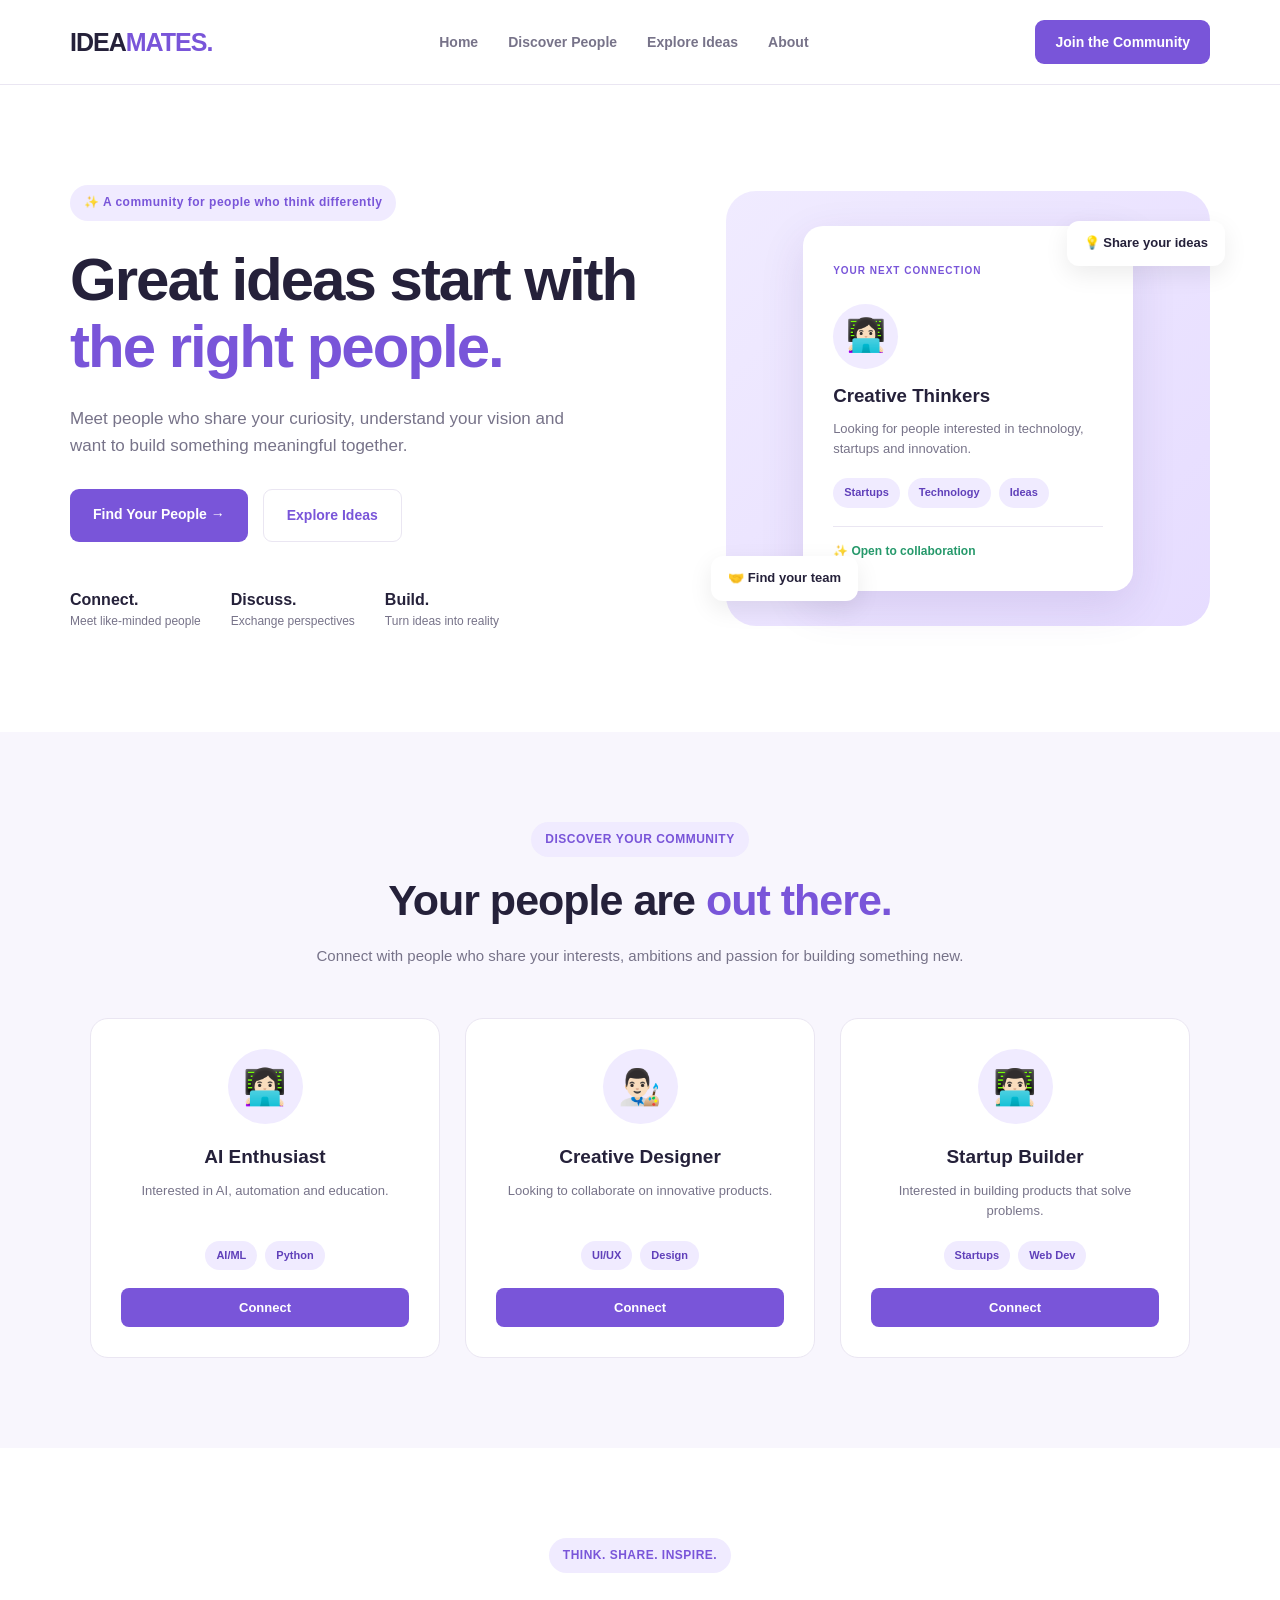
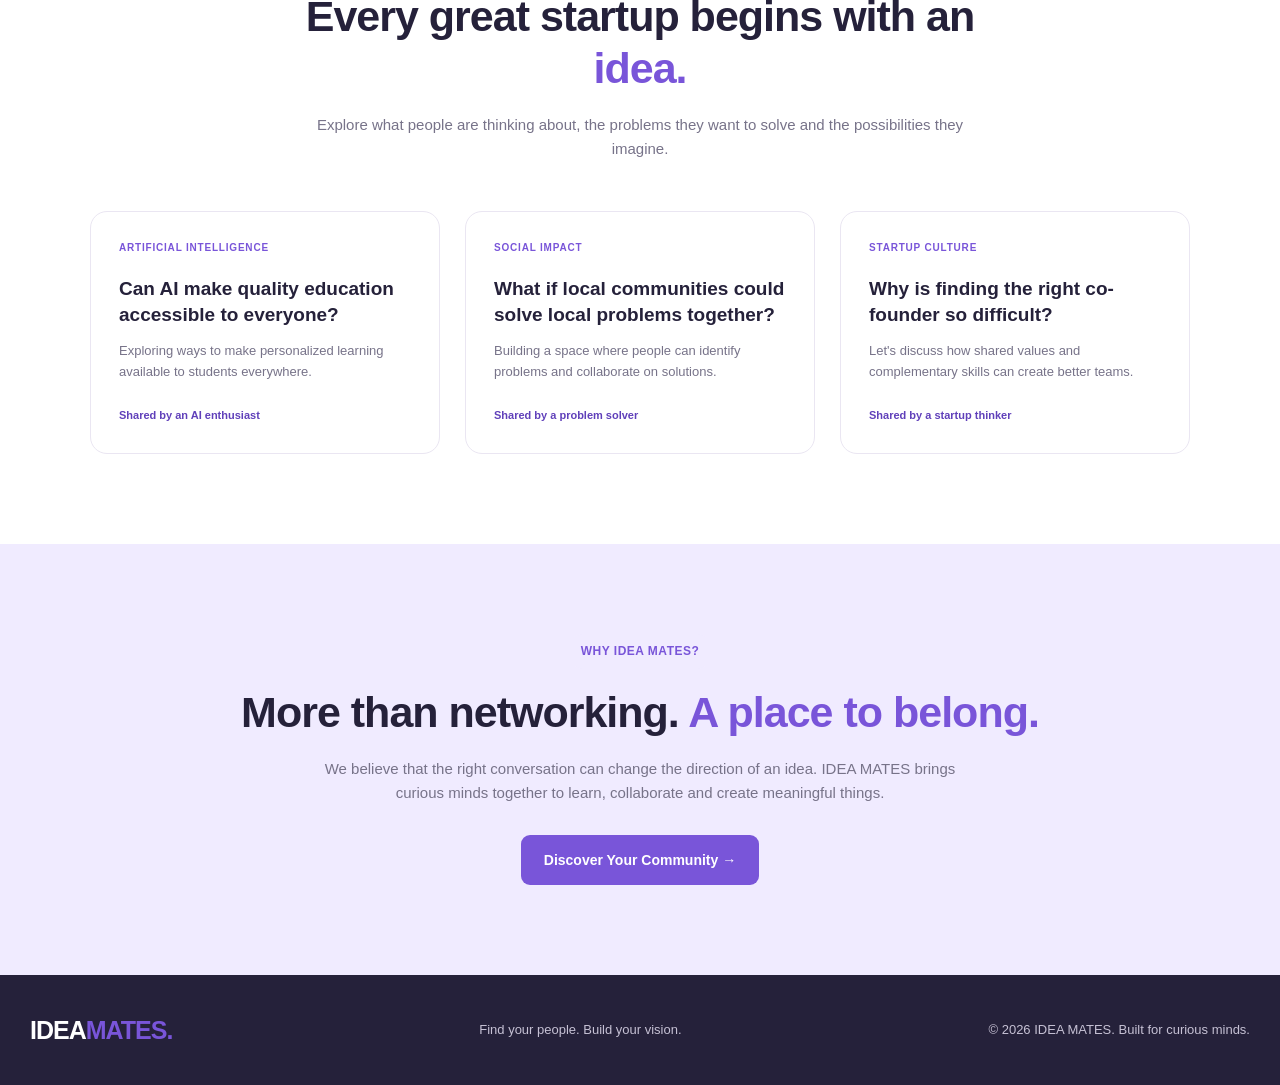
<file: index.html>
<!DOCTYPE html>
<html lang="en">
<head>
    <meta charset="UTF-8">
    <meta name="viewport" content="width=device-width, initial-scale=1.0">

    <title>IDEA MATES | Find Your People</title>

    <meta name="description"
        content="Discover like-minded people, share startup ideas and find your next co-founder.">

    <link rel="stylesheet" href="style.css">
</head>

<body>

    <!-- NAVIGATION -->
    <header class="header">
        <nav class="navbar">

            <a href="#home" class="logo">
                IDEA<span>MATES.</span>
            </a>

            <ul class="nav-links">
                <li><a href="#home">Home</a></li>
                <li><a href="#discover">Discover People</a></li>
                <li><a href="#ideas">Explore Ideas</a></li>
                <li><a href="#about">About</a></li>
            </ul>

            <a href="#discover" class="nav-btn">
                Join the Community
            </a>

        </nav>
    </header>


    <!-- HERO SECTION -->
    <main>

        <section class="hero" id="home">

            <div class="hero-content">

                <span class="hero-tag">
                    ✨ A community for people who think differently
                </span>

                <h1>
                    Great ideas start
                    with <span>the right people.</span>
                </h1>

                <p>
                    Meet people who share your curiosity,
                    understand your vision and want to build
                    something meaningful together.
                </p>

                <div class="hero-buttons">

                    <a href="#discover" class="primary-btn">
                        Find Your People →
                    </a>

                    <a href="#ideas" class="secondary-btn">
                        Explore Ideas
                    </a>

                </div>

                <div class="hero-stats">
                    <div>
                        <h3>Connect.</h3>
                        <p>Meet like-minded people</p>
                    </div>

                    <div>
                        <h3>Discuss.</h3>
                        <p>Exchange perspectives</p>
                    </div>

                    <div>
                        <h3>Build.</h3>
                        <p>Turn ideas into reality</p>
                    </div>
                </div>

            </div>


            <!-- HERO VISUAL -->
            <div class="hero-visual">

                <div class="visual-card main-card">

                    <span class="card-label">
                        YOUR NEXT CONNECTION
                    </span>

                    <div class="profile-avatar">👩🏻‍💻</div>

                    <h3>Creative Thinkers</h3>

                    <p>
                        Looking for people interested in
                        technology, startups and innovation.
                    </p>

                    <div class="interest-tags">
                        <span>Startups</span>
                        <span>Technology</span>
                        <span>Ideas</span>
                    </div>

                    <div class="match-status">
                        ✨ Open to collaboration
                    </div>

                </div>

                <div class="floating-card floating-one">
                    💡 Share your ideas
                </div>

                <div class="floating-card floating-two">
                    🤝 Find your team
                </div>

            </div>

        </section>


        <!-- DISCOVER SECTION -->
        <section class="discover section-padding" id="discover">

            <div class="section-heading">

                <span class="section-tag">DISCOVER YOUR COMMUNITY</span>

                <h2>
                    Your people are
                    <span>out there.</span>
                </h2>

                <p>
                    Connect with people who share your interests,
                    ambitions and passion for building something new.
                </p>

            </div>

            <div class="people-grid">

                <article class="person-card">
                    <div class="person-avatar">👩🏻‍💻</div>
                    <h3>AI Enthusiast</h3>
                    <p>Interested in AI, automation and education.</p>
                    <div class="interest-tags">
                        <span>AI/ML</span>
                        <span>Python</span>
                    </div>
                    <button class="connect-btn">Connect</button>
                </article>

                <article class="person-card">
                    <div class="person-avatar">👨🏻‍🎨</div>
                    <h3>Creative Designer</h3>
                    <p>Looking to collaborate on innovative products.</p>
                    <div class="interest-tags">
                        <span>UI/UX</span>
                        <span>Design</span>
                    </div>
                    <button class="connect-btn">Connect</button>
                </article>

                <article class="person-card">
                    <div class="person-avatar">👨🏻‍💻</div>
                    <h3>Startup Builder</h3>
                    <p>Interested in building products that solve problems.</p>
                    <div class="interest-tags">
                        <span>Startups</span>
                        <span>Web Dev</span>
                    </div>
                    <button class="connect-btn">Connect</button>
                </article>

            </div>

        </section>


        <!-- IDEAS SECTION -->
        <section class="ideas section-padding" id="ideas">

            <div class="section-heading">

                <span class="section-tag">THINK. SHARE. INSPIRE.</span>

                <h2>
                    Every great startup
                    begins with an <span>idea.</span>
                </h2>

                <p>
                    Explore what people are thinking about,
                    the problems they want to solve and the
                    possibilities they imagine.
                </p>

            </div>

            <div class="idea-grid">

                <article class="idea-card">
                    <span class="idea-category">ARTIFICIAL INTELLIGENCE</span>
                    <h3>Can AI make quality education accessible to everyone?</h3>
                    <p>
                        Exploring ways to make personalized learning
                        available to students everywhere.
                    </p>
                    <span class="idea-author">Shared by an AI enthusiast</span>
                </article>

                <article class="idea-card">
                    <span class="idea-category">SOCIAL IMPACT</span>
                    <h3>What if local communities could solve local problems together?</h3>
                    <p>
                        Building a space where people can identify
                        problems and collaborate on solutions.
                    </p>
                    <span class="idea-author">Shared by a problem solver</span>
                </article>

                <article class="idea-card">
                    <span class="idea-category">STARTUP CULTURE</span>
                    <h3>Why is finding the right co-founder so difficult?</h3>
                    <p>
                        Let's discuss how shared values and complementary
                        skills can create better teams.
                    </p>
                    <span class="idea-author">Shared by a startup thinker</span>
                </article>

            </div>

        </section>


        <!-- ABOUT SECTION -->
        <section class="about section-padding" id="about">

            <span class="section-tag">WHY IDEA MATES?</span>

            <h2>
                More than networking.
                <span>A place to belong.</span>
            </h2>

            <p>
                We believe that the right conversation can
                change the direction of an idea. IDEA MATES
                brings curious minds together to learn,
                collaborate and create meaningful things.
            </p>

            <a href="#discover" class="primary-btn">
                Discover Your Community →
            </a>

        </section>


        <!-- FOOTER -->
        <footer class="footer">

            <a href="#home" class="logo">
                IDEA<span>MATES.</span>
            </a>

            <p>
                Find your people. Build your vision.
            </p>

            <p class="copyright">
                © 2026 IDEA MATES. Built for curious minds.
            </p>

        </footer>

    </main>


    <script src="script.js"></script>

</body>
</html>
</file>
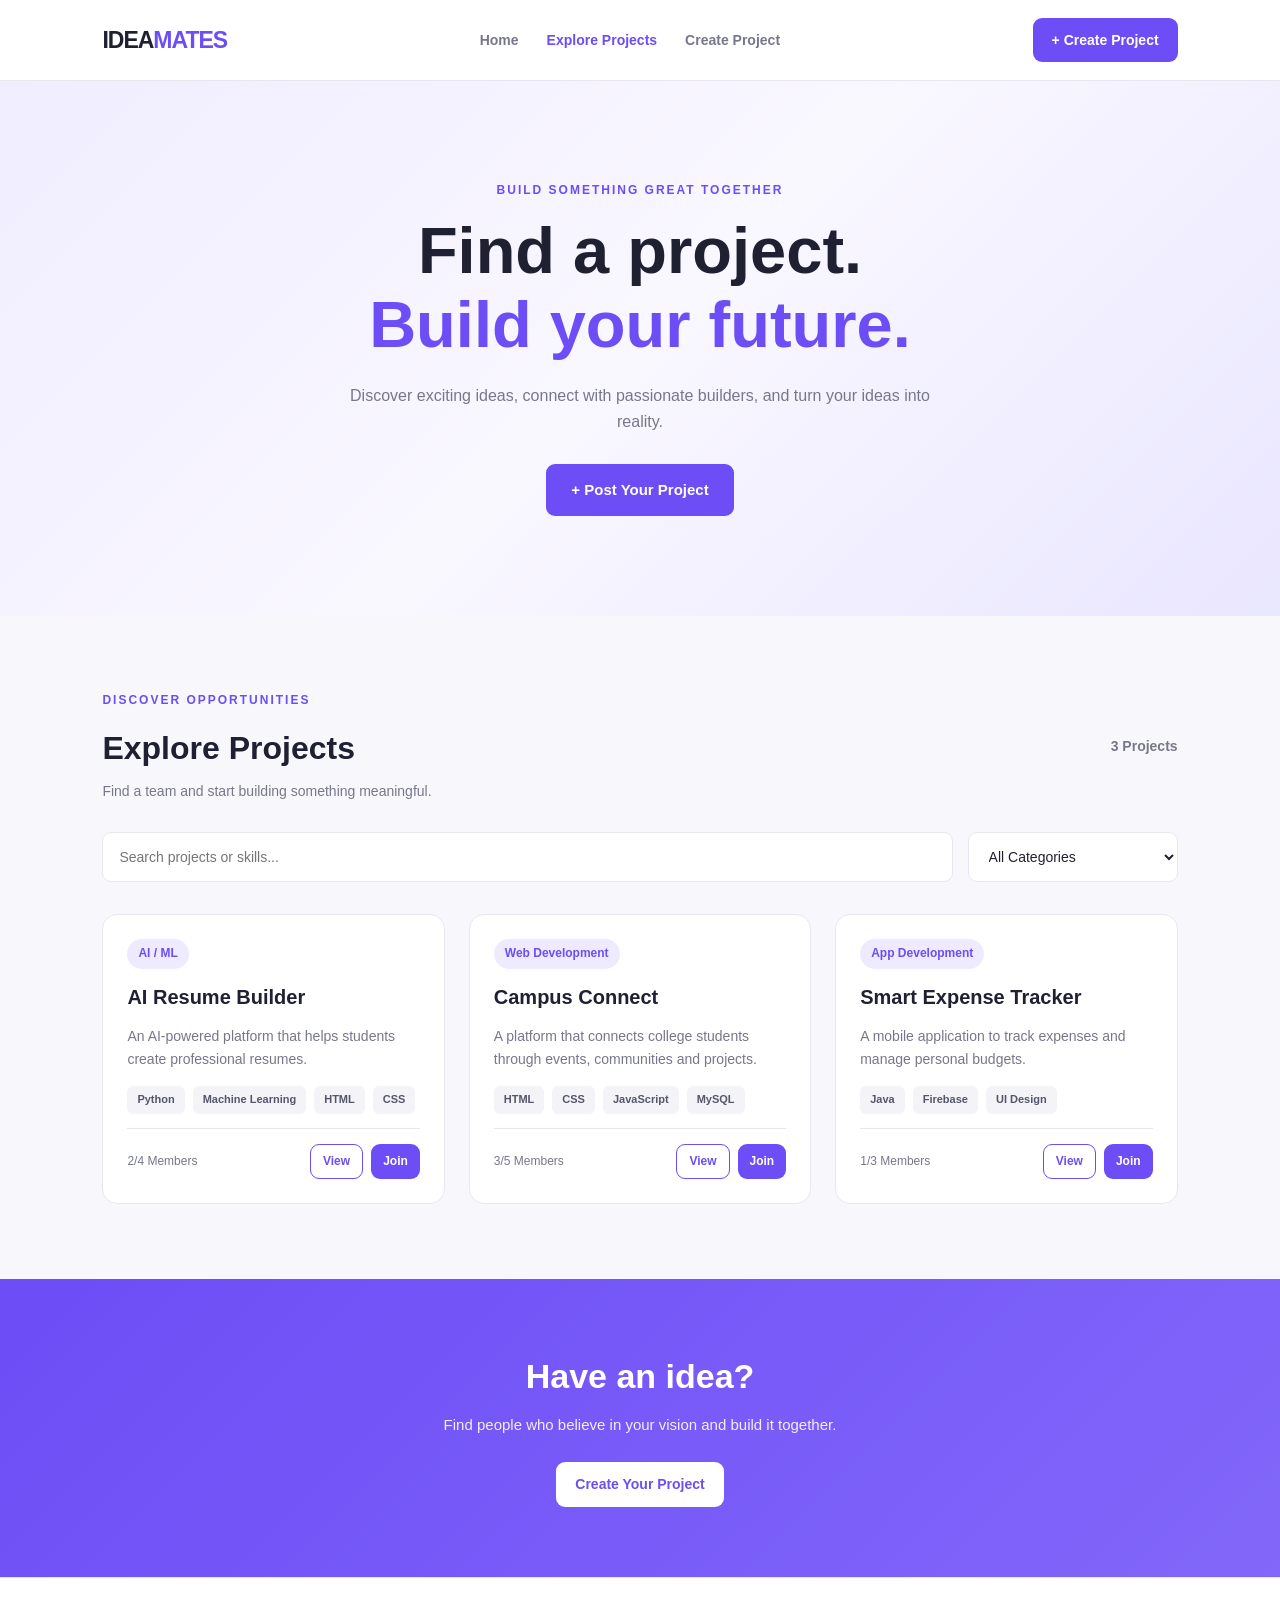
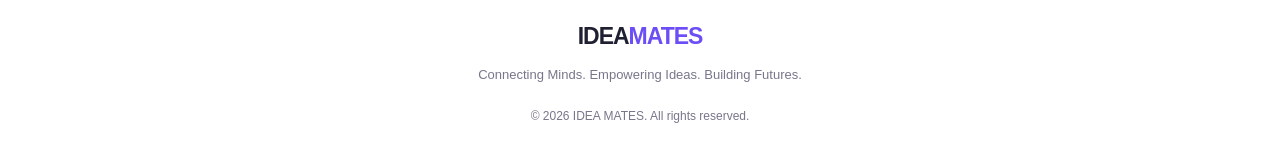
<file: project.html>
<!DOCTYPE html>
<html lang="en">
<head>
    <meta charset="UTF-8">
    <meta name="viewport" content="width=device-width, initial-scale=1.0">
    <title>Explore Projects | IDEA MATES</title>

    <!-- Correct CSS filename -->
    <link rel="stylesheet" href="project.css">
</head>

<body>

<header class="navbar">
    <a href="index.html" class="logo">IDEA<span>MATES</span></a>

    <nav>
        <a href="index.html">Home</a>
        <a href="project.html" class="active">Explore Projects</a>
        <a href="#create">Create Project</a>
    </nav>

    <button class="btn btn-primary" id="navCreate">
        + Create Project
    </button>
</header>

<main>

    <section class="hero">
        <p class="eyebrow">BUILD SOMETHING GREAT TOGETHER</p>

        <h1>
            Find a project.<br>
            <span>Build your future.</span>
        </h1>

        <p class="hero-text">
            Discover exciting ideas, connect with passionate builders,
            and turn your ideas into reality.
        </p>

        <button class="btn btn-primary btn-large" id="heroCreate">
            + Post Your Project
        </button>
    </section>

    <section class="projects-section">

        <div class="section-heading">
            <div>
                <p class="eyebrow">DISCOVER OPPORTUNITIES</p>
                <h2>Explore Projects</h2>
                <p>Find a team and start building something meaningful.</p>
            </div>

            <span id="projectCount" class="project-count"></span>
        </div>

        <div class="filters">

            <input
                type="search"
                id="searchInput"
                placeholder="Search projects or skills..."
                aria-label="Search projects"
            >

            <select id="categoryFilter">
                <option value="All">All Categories</option>
                <option value="Web Development">Web Development</option>
                <option value="AI / ML">AI / ML</option>
                <option value="App Development">App Development</option>
                <option value="Other">Other</option>
            </select>

        </div>

        <div id="projectGrid" class="project-grid"></div>

    </section>

    <section class="bottom-cta" id="create">
        <h2>Have an idea?</h2>

        <p>
            Find people who believe in your vision and build it together.
        </p>

        <button class="btn btn-light" id="bottomCreate">
            Create Your Project
        </button>
    </section>

</main>

<footer>
    <a href="index.html" class="logo">IDEA<span>MATES</span></a>

    <p>Connecting Minds. Empowering Ideas. Building Futures.</p>

    <p class="copyright">
        © 2026 IDEA MATES. All rights reserved.
    </p>
</footer>

<!-- Modal -->
<div class="modal-overlay" id="modalOverlay" aria-hidden="true">

    <div class="modal" role="dialog" aria-modal="true"
         aria-labelledby="modalTitle">

        <button class="modal-close" id="closeModal" aria-label="Close">
            &times;
        </button>

        <h2 id="modalTitle"></h2>

        <div id="modalContent"></div>

        <div class="modal-actions" id="modalActions"></div>

    </div>

</div>

<div id="toast" class="toast" role="status"></div>

<!-- Correct JavaScript filename -->
<script src="project.js"></script>

</body>
</html>
</file>
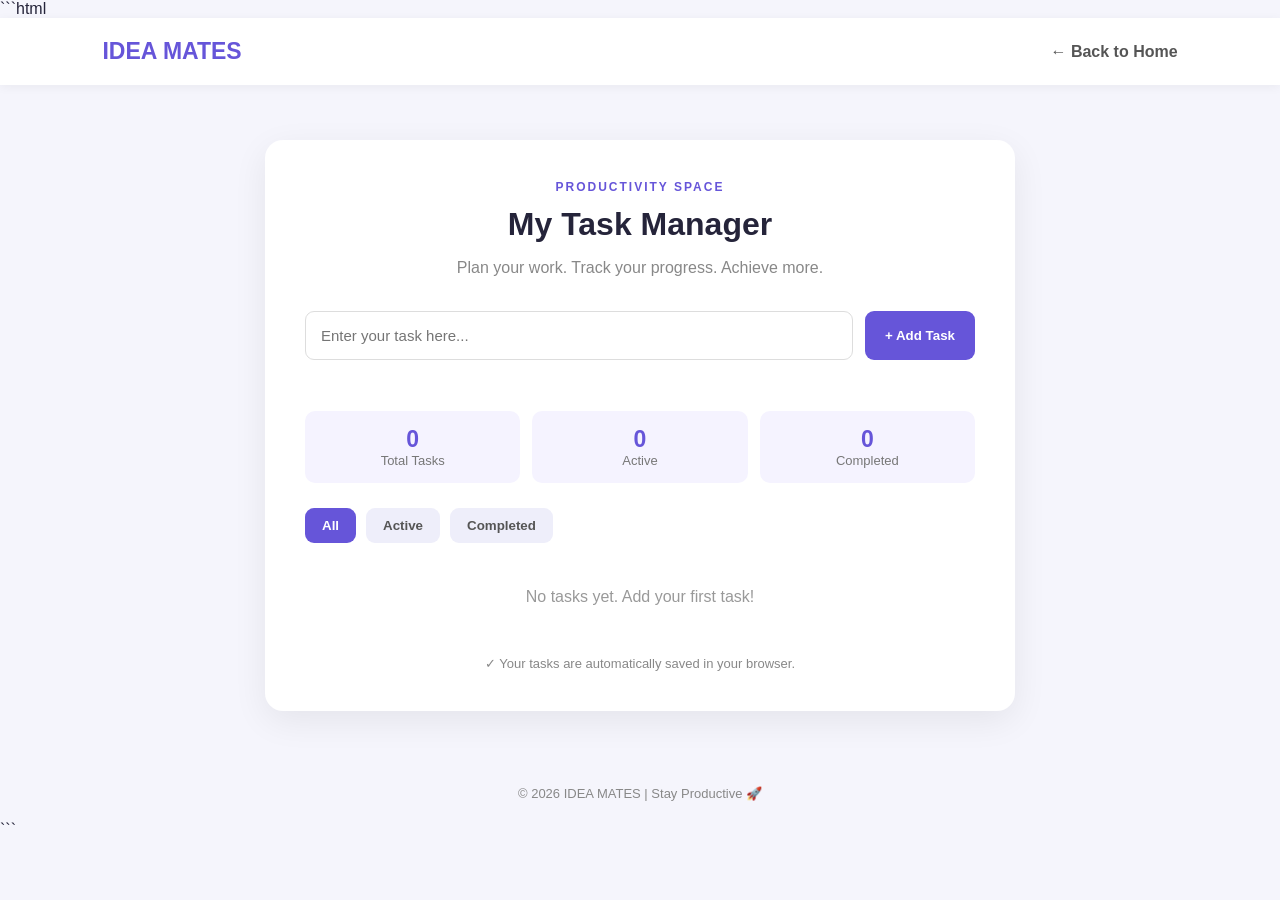
<file: tasks.html>
```html
<!DOCTYPE html>
<html lang="en">

<head>
    <meta charset="UTF-8">
    <meta name="viewport" content="width=device-width, initial-scale=1.0">

    <title>My Tasks | IDEA MATES</title>

    <link rel="stylesheet" href="./tasks.css">

    <script src="./tasks.js" defer></script>
</head>

<body>

    <!-- Navigation -->
    <header class="navbar">
        <a href="./index.html" class="logo">IDEA MATES</a>
        <a href="./index.html" class="home-link">← Back to Home</a>
    </header>

    <!-- Main Content -->
    <main class="container">

        <section class="task-card">

            <div class="heading">
                <span class="tag">PRODUCTIVITY SPACE</span>

                <h1>My Task Manager</h1>

                <p>
                    Plan your work. Track your progress.
                    Achieve more.
                </p>
            </div>

            <!-- Add Task -->
            <div class="task-input">

                <input
                    type="text"
                    id="taskInput"
                    placeholder="Enter your task here..."
                    maxlength="150"
                    autocomplete="off"
                >

                <button
                    id="addTaskBtn"
                    type="button"
                >
                    + Add Task
                </button>

            </div>

            <p
                id="errorMessage"
                class="error-message"
                aria-live="polite">
            </p>

            <!-- Task Statistics -->
            <div class="task-stats">

                <div>
                    <strong id="totalCount">0</strong>
                    <span>Total Tasks</span>
                </div>

                <div>
                    <strong id="activeCount">0</strong>
                    <span>Active</span>
                </div>

                <div>
                    <strong id="completedCount">0</strong>
                    <span>Completed</span>
                </div>

            </div>

            <!-- Filters -->
            <div class="filters">

                <button
                    class="filter-btn active"
                    data-filter="all"
                    type="button">
                    All
                </button>

                <button
                    class="filter-btn"
                    data-filter="active"
                    type="button">
                    Active
                </button>

                <button
                    class="filter-btn"
                    data-filter="completed"
                    type="button">
                    Completed
                </button>

            </div>

            <!-- Tasks Display -->
            <ul
                id="taskList"
                class="task-list"
                aria-live="polite">
            </ul>

            <p class="storage-note">
                ✓ Your tasks are automatically saved in your browser.
            </p>

        </section>

    </main>

    <!-- Footer -->
    <footer>
        <p>© 2026 IDEA MATES | Stay Productive 🚀</p>
    </footer>

</body>
</html>
```
</file>
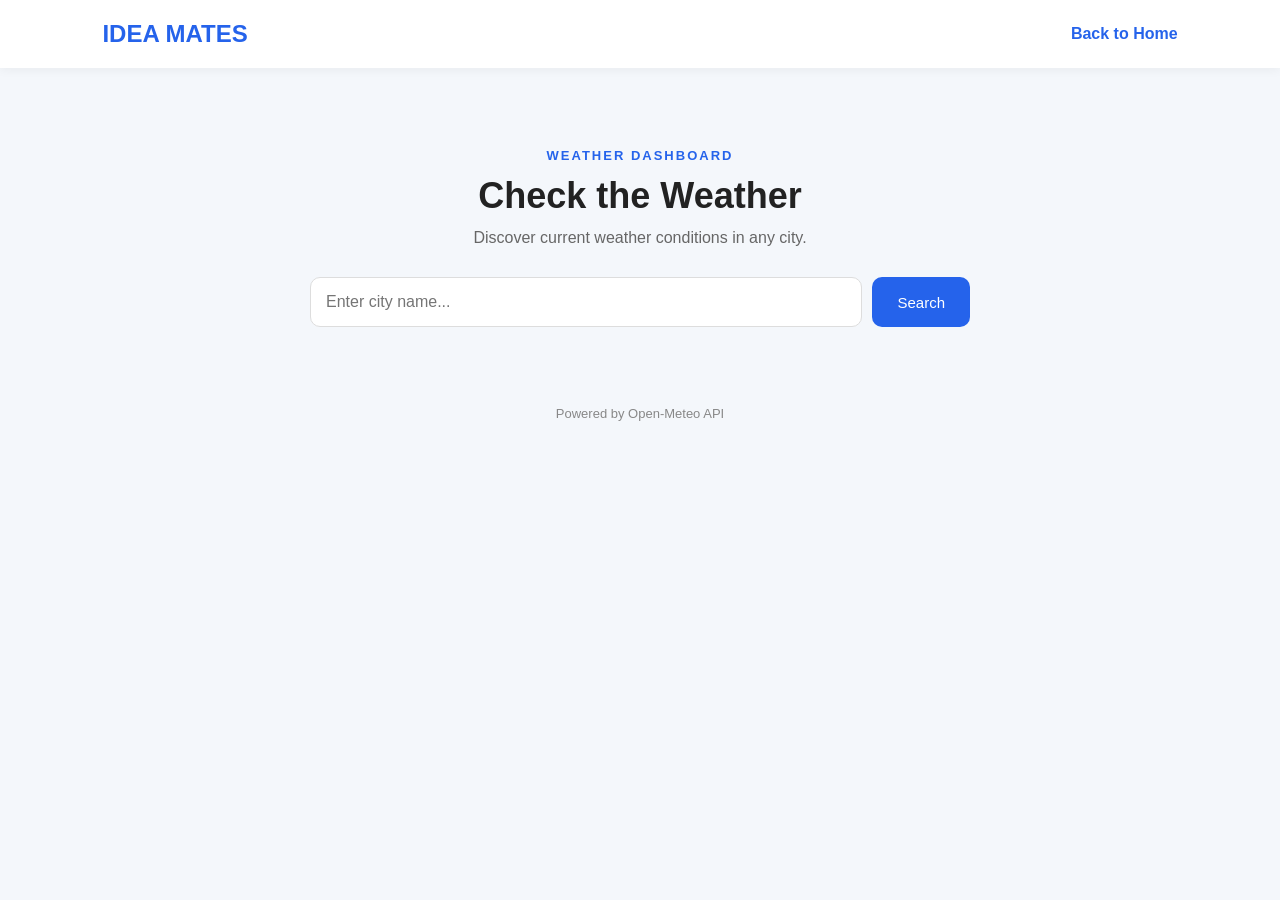
<file: weather.html>
<!DOCTYPE html>
<html lang="en">
<head>
    <meta charset="UTF-8">
    <meta name="viewport" content="width=device-width, initial-scale=1.0">

    <title>Weather App | IDEA MATES</title>

    <link rel="stylesheet" href="weather.css">
    <script src="weather.js" defer></script>
</head>

<body>

    <nav class="navbar">
        <h2>IDEA MATES</h2>
        <a href="index.html">Back to Home</a>
    </nav>

    <main class="weather-container">

        <header class="heading">
            <p class="tag">WEATHER DASHBOARD</p>
            <h1>Check the Weather</h1>
            <p>Discover current weather conditions in any city.</p>
        </header>

        <!-- Search Section -->
        <section class="search-section">
            <input
                type="text"
                id="cityInput"
                placeholder="Enter city name..."
                autocomplete="off"
                aria-label="Enter city name"
            >

            <button id="searchBtn">Search</button>
        </section>

        <!-- Loading and Error Messages -->
        <p id="message" class="message" aria-live="polite"></p>

        <!-- Weather Card -->
        <section id="weatherCard" class="weather-card hidden">

            <h2 id="cityName">City Name</h2>
            <p id="countryName">Country</p>

            <div class="temperature">
                <span id="temperature">--°C</span>
                <span id="weatherIcon">🌤️</span>
            </div>

            <p id="weatherDescription">Weather condition</p>

            <div class="weather-details">

                <div class="detail">
                    <span>💧</span>
                    <p>Humidity</p>
                    <h3 id="humidity">--%</h3>
                </div>

                <div class="detail">
                    <span>💨</span>
                    <p>Wind Speed</p>
                    <h3 id="windSpeed">-- km/h</h3>
                </div>

                <div class="detail">
                    <span>🌧️</span>
                    <p>Precipitation</p>
                    <h3 id="precipitation">-- mm</h3>
                </div>

                <div class="detail">
                    <span>🌡️</span>
                    <p>Rainfall</p>
                    <h3 id="rainfall">-- mm</h3>
                </div>

            </div>

            <p id="lastUpdated" class="last-updated"></p>

        </section>

        <footer>
            <p>Powered by Open-Meteo API</p>
        </footer>

    </main>

</body>
</html>
</file>
<file: style.css>
/* =========================================
   IDEA MATES - MAIN STYLESHEET
   ========================================= */

/* 1. CSS VARIABLES */

:root {
    --primary: #7955D9;
    --primary-dark: #6040BA;
    --primary-light: #F0EBFF;
    --background: #FFFFFF;
    --section-bg: #F8F6FD;
    --text-dark: #25213A;
    --text-light: #777389;
    --border: #EAE6F2;
    --white: #FFFFFF;
}

/* 2. GLOBAL RESET */

* {
    margin: 0;
    padding: 0;
    box-sizing: border-box;
}

html {
    scroll-behavior: smooth;
    overflow-x: clip;
}

body {
    font-family: 'Segoe UI', Arial, sans-serif;
    background: var(--background);
    color: var(--text-dark);
    line-height: 1.6;
    overflow-x: clip;
}

a {
    text-decoration: none;
    color: inherit;
}

button {
    font-family: inherit;
    cursor: pointer;
}

section {
    scroll-margin-top: 30px;
}

/* 3. NAVIGATION BAR - FLEXBOX */

.header {
    width: 100%;
    background: var(--white);
    border-bottom: 1px solid var(--border);
    position: sticky;
    top: 0;
    z-index: 100;
}

.navbar {
    max-width: 1200px;
    margin: auto;
    padding: 20px 30px;

    display: flex;
    justify-content: space-between;
    align-items: center;
    gap: 25px;
}

.logo {
    font-size: 25px;
    font-weight: 800;
    letter-spacing: -1px;
    color: var(--text-dark);
}

.logo span {
    color: var(--primary);
}

.nav-links {
    display: flex;
    align-items: center;
    gap: 30px;
    list-style: none;
}

.nav-links a {
    font-size: 14px;
    font-weight: 600;
    color: var(--text-light);
    transition: color 0.3s;
}

.nav-links a:hover {
    color: var(--primary);
}

.nav-btn {
    background: var(--primary);
    color: var(--white);
    padding: 11px 20px;
    border-radius: 9px;
    font-size: 14px;
    font-weight: 600;
    transition: 0.3s;
}

.nav-btn:hover,
.primary-btn:hover {
    background: var(--primary-dark);
    transform: translateY(-2px);
}

/* 4. HERO SECTION - CSS GRID */

.hero {
    max-width: 1200px;
    margin: auto;
    padding: 100px 30px;

    display: grid;
    grid-template-columns: 1.1fr 0.9fr;
    align-items: center;
    gap: 65px;
}

.hero-tag,
.section-tag {
    display: inline-block;
    color: var(--primary);
    background: var(--primary-light);
    padding: 8px 14px;
    border-radius: 30px;
    font-size: 12px;
    font-weight: 700;
    letter-spacing: 0.5px;
}

.hero-content h1 {
    font-size: clamp(38px, 5vw, 60px);
    line-height: 1.12;
    letter-spacing: -2px;
    margin: 25px 0;
    max-width: 620px;
}

.hero-content h1 span,
.section-heading h2 span,
.about h2 span {
    color: var(--primary);
}

.hero-content > p {
    font-size: 17px;
    color: var(--text-light);
    max-width: 520px;
    margin-bottom: 30px;
}

/* HERO BUTTONS - FLEXBOX */

.hero-buttons {
    display: flex;
    flex-wrap: wrap;
    gap: 15px;
}

.primary-btn,
.secondary-btn {
    display: inline-block;
    padding: 14px 23px;
    border-radius: 9px;
    font-size: 14px;
    font-weight: 700;
    transition: 0.3s;
}

.primary-btn {
    background: var(--primary);
    color: var(--white);
}

.secondary-btn {
    background: var(--white);
    color: var(--primary);
    border: 1px solid var(--border);
}

.secondary-btn:hover {
    border-color: var(--primary);
    background: var(--primary-light);
}

/* HERO STATS - FLEXBOX */

.hero-stats {
    display: flex;
    flex-wrap: wrap;
    gap: 30px;
    margin-top: 45px;
}

.hero-stats h3 {
    font-size: 16px;
}

.hero-stats p {
    font-size: 12px;
    color: var(--text-light);
}

/* 5. HERO VISUAL */

.hero-visual {
    min-height: 390px;
    background: linear-gradient(135deg, #F0EBFF, #E6DCFF);
    border-radius: 30px;
    position: relative;

    display: flex;
    align-items: center;
    justify-content: center;
    padding: 35px;
}

.visual-card {
    background: var(--white);
    border-radius: 20px;
    padding: 30px;
    width: 100%;
    max-width: 330px;
    box-shadow: 0 15px 45px rgba(70, 40, 130, 0.12);
}

.card-label {
    color: var(--primary);
    font-size: 10px;
    font-weight: 800;
    letter-spacing: 1px;
}

.profile-avatar {
    width: 65px;
    height: 65px;
    background: var(--primary-light);
    border-radius: 50%;
    display: flex;
    justify-content: center;
    align-items: center;
    font-size: 32px;
    margin: 22px 0 12px;
}

.main-card h3 {
    margin-bottom: 8px;
}

.main-card p {
    color: var(--text-light);
    font-size: 13px;
}

.interest-tags {
    display: flex;
    flex-wrap: wrap;
    gap: 8px;
    margin: 18px 0;
}

.interest-tags span {
    background: var(--primary-light);
    color: var(--primary-dark);
    font-size: 11px;
    padding: 6px 11px;
    border-radius: 20px;
    font-weight: 600;
}

.match-status {
    border-top: 1px solid var(--border);
    padding-top: 15px;
    color: #26996B;
    font-size: 12px;
    font-weight: 700;
}

.floating-card {
    position: absolute;
    background: var(--white);
    padding: 12px 17px;
    border-radius: 12px;
    font-size: 13px;
    font-weight: 700;
    box-shadow: 0 8px 25px rgba(0, 0, 0, 0.08);
}

.floating-one {
    top: 30px;
    right: -15px;
}

.floating-two {
    bottom: 25px;
    left: -15px;
}

/* 6. COMMON SECTION STYLES */

.section-padding {
    padding: 90px 30px;
}

.section-heading {
    max-width: 680px;
    margin: 0 auto 50px;
    text-align: center;
}

.section-heading h2,
.about h2 {
    font-size: clamp(30px, 4vw, 43px);
    line-height: 1.2;
    margin: 18px 0;
    letter-spacing: -1px;
}

.section-heading p,
.about > p {
    color: var(--text-light);
    font-size: 15px;
}

/* 7. DISCOVER PEOPLE - CSS GRID */

.discover {
    background: var(--section-bg);
}

.people-grid {
    max-width: 1100px;
    margin: auto;

    display: grid;
    grid-template-columns: repeat(3, 1fr);
    gap: 25px;
}

/* PROFILE CARDS */

.person-card {
    background: var(--white);
    padding: 30px;
    border: 1px solid var(--border);
    border-radius: 18px;
    text-align: center;
    transition: 0.3s;

    display: flex;
    flex-direction: column;
    align-items: center;
}

.person-card:hover,
.idea-card:hover {
    transform: translateY(-6px);
    box-shadow: 0 15px 35px rgba(70, 40, 130, 0.09);
}

.person-avatar {
    width: 75px;
    height: 75px;
    background: var(--primary-light);
    border-radius: 50%;
    display: flex;
    justify-content: center;
    align-items: center;
    font-size: 35px;
    margin-bottom: 18px;
}

.person-card h3 {
    font-size: 19px;
    margin-bottom: 8px;
}

.person-card > p {
    color: var(--text-light);
    font-size: 13px;
    min-height: 42px;
}

.connect-btn {
    background: var(--primary);
    color: var(--white);
    border: none;
    width: 100%;
    padding: 12px;
    border-radius: 8px;
    font-size: 13px;
    font-weight: 700;
    margin-top: auto;
    transition: 0.3s;
}

.connect-btn:hover {
    background: var(--primary-dark);
}

/* 8. EXPLORE IDEAS - CSS GRID */

.idea-grid {
    max-width: 1100px;
    margin: auto;

    display: grid;
    grid-template-columns: repeat(3, 1fr);
    gap: 25px;
}

.idea-card {
    padding: 28px;
    border: 1px solid var(--border);
    border-radius: 17px;
    background: var(--white);
    transition: 0.3s;

    display: flex;
    flex-direction: column;
}

.idea-category {
    color: var(--primary);
    font-size: 10px;
    font-weight: 800;
    letter-spacing: 0.8px;
}

.idea-card h3 {
    font-size: 19px;
    line-height: 1.4;
    margin: 20px 0 12px;
}

.idea-card p {
    font-size: 13px;
    color: var(--text-light);
    margin-bottom: 25px;
}

.idea-author {
    color: var(--primary-dark);
    font-size: 11px;
    font-weight: 700;
    margin-top: auto;
}

/* 9. ABOUT SECTION */

.about {
    background: var(--primary-light);
    text-align: center;
}

.about > p {
    max-width: 650px;
    margin: 0 auto 30px;
}

/* 10. FOOTER - FLEXBOX */

.footer {
    padding: 35px 30px;
    background: #25213A;
    color: var(--white);

    display: flex;
    align-items: center;
    justify-content: space-between;
    flex-wrap: wrap;
    gap: 20px;
}

.footer .logo {
    color: var(--white);
}

.footer > p {
    color: #C6C1D4;
    font-size: 13px;
}

/* =========================================
   11. TABLET RESPONSIVENESS
   ========================================= */

@media screen and (max-width: 900px) {

    .navbar {
        flex-wrap: wrap;
        justify-content: center;
    }

    .nav-links {
        gap: 18px;
    }

    .hero {
        grid-template-columns: 1fr 0.85fr;
        gap: 30px;
        padding: 70px 25px;
    }

    .hero-content h1 {
        font-size: 43px;
    }

    .people-grid,
    .idea-grid {
        grid-template-columns: repeat(2, 1fr);
    }
}

/* =========================================
   12. MOBILE RESPONSIVENESS
   ========================================= */

@media screen and (max-width: 600px) {

    .navbar {
        padding: 17px 15px;
        flex-direction: column;
        gap: 15px;
    }

    .nav-links {
        justify-content: center;
        flex-wrap: wrap;
        gap: 12px 17px;
    }

    .nav-links a {
        font-size: 12px;
    }

    .nav-btn {
        font-size: 12px;
    }

    .hero {
        grid-template-columns: 1fr;
        padding: 55px 20px;
        text-align: center;
        gap: 45px;
    }

    .hero-content h1 {
        font-size: 38px;
        letter-spacing: -1px;
    }

    .hero-content > p {
        font-size: 14px;
    }

    .hero-buttons {
        justify-content: center;
    }

    .hero-stats {
        justify-content: center;
        gap: 20px;
    }

    .hero-visual {
        min-height: 360px;
        padding: 25px;
    }

    .visual-card {
        padding: 22px;
    }

    .floating-one {
        right: 0;
    }

    .floating-two {
        left: 0;
    }

    .section-padding {
        padding: 65px 20px;
    }

    .section-heading {
        margin-bottom: 35px;
    }

    .people-grid,
    .idea-grid {
        grid-template-columns: 1fr;
        gap: 18px;
    }

    .person-card {
        padding: 25px;
    }

    .footer {
        flex-direction: column;
        text-align: center;
        padding: 35px 20px;
    }
}

/* VERY SMALL MOBILE */

@media screen and (max-width: 350px) {

    .hero-content h1 {
        font-size: 31px;
    }

    .hero-tag {
        font-size: 10px;
    }

    .nav-links {
        gap: 10px;
    }

    .nav-links a {
        font-size: 11px;
    }

    .floating-card {
        font-size: 10px;
        padding: 9px;
    }
}
.connect-btn.connected {
    background-color: #16a34a;
    color: white;
    border-color: #16a34a;
}
</file>
<file: project.css>
/* =====================================
   IDEA MATES - PROJECTS PAGE CSS
   Week 3 Component Library
===================================== */

/* RESET */
* {
    margin: 0;
    padding: 0;
    box-sizing: border-box;
}

:root {
    --primary: #6c4df6;
    --primary-dark: #5538db;
    --primary-light: #eeeaff;
    --text: #202033;
    --muted: #77778b;
    --background: #f8f8fc;
    --white: #ffffff;
    --border: #e8e7f0;
    --success: #16a36a;
    --danger: #dc4545;
}

body {
    font-family: Arial, Helvetica, sans-serif;
    background: var(--background);
    color: var(--text);
    line-height: 1.6;
}

button,
input,
select,
textarea {
    font: inherit;
}

button {
    cursor: pointer;
}

/* NAVBAR */

.navbar {
    width: 100%;
    display: flex;
    justify-content: space-between;
    align-items: center;
    padding: 18px 8%;
    background: var(--white);
    border-bottom: 1px solid var(--border);
    gap: 20px;
}

.logo {
    color: var(--text);
    font-size: 23px;
    font-weight: 800;
    text-decoration: none;
    letter-spacing: -1px;
}

.logo span {
    color: var(--primary);
}

.navbar nav {
    display: flex;
    align-items: center;
    gap: 28px;
}

.navbar nav a {
    text-decoration: none;
    color: var(--muted);
    font-size: 14px;
    font-weight: 600;
    transition: 0.3s;
}

.navbar nav a:hover,
.navbar nav a.active {
    color: var(--primary);
}

/* REUSABLE BUTTON COMPONENT */

.btn {
    display: inline-flex;
    align-items: center;
    justify-content: center;
    gap: 8px;
    padding: 11px 19px;
    border: none;
    border-radius: 9px;
    font-size: 14px;
    font-weight: 600;
    transition: all 0.25s ease;
    cursor: pointer;
}

.btn:hover {
    transform: translateY(-2px);
}

.btn-primary {
    background: var(--primary);
    color: var(--white);
}

.btn-primary:hover {
    background: var(--primary-dark);
}

.btn-secondary {
    background: var(--primary-light);
    color: var(--primary);
}

.btn-secondary:hover {
    background: #ded7ff;
}

.btn-outline {
    background: transparent;
    color: var(--primary);
    border: 1px solid var(--primary);
}

.btn-outline:hover {
    background: var(--primary-light);
}

.btn-danger {
    background: #ffe9e9;
    color: var(--danger);
}

.btn-danger:hover {
    background: #ffd4d4;
}

.btn-light {
    background: var(--white);
    color: var(--primary);
}

.btn-light:hover {
    background: #f0edff;
}

.btn-small {
    padding: 7px 12px;
    font-size: 12px;
}

.btn-large {
    padding: 14px 25px;
    font-size: 15px;
}

.btn:disabled {
    opacity: 0.5;
    cursor: not-allowed;
    transform: none;
}

/* HERO SECTION */

.hero {
    text-align: center;
    padding: 100px 20px;
    background: linear-gradient(
        135deg,
        #f0edff,
        #f9f7ff,
        #e9e6ff
    );
}

.eyebrow {
    color: var(--primary);
    font-size: 12px;
    font-weight: 700;
    letter-spacing: 2px;
    margin-bottom: 13px;
}

.hero h1 {
    font-size: clamp(38px, 6vw, 65px);
    line-height: 1.15;
    font-weight: 800;
    margin-bottom: 20px;
}

.hero h1 span {
    color: var(--primary);
}

.hero-text {
    max-width: 590px;
    margin: 0 auto 30px;
    color: var(--muted);
    font-size: 16px;
}

/* PROJECT SECTION */

.projects-section {
    padding: 75px 8%;
}

.section-heading {
    display: flex;
    justify-content: space-between;
    align-items: center;
    gap: 20px;
    margin-bottom: 30px;
}

.section-heading h2 {
    font-size: 32px;
    margin-bottom: 5px;
}

.section-heading p:not(.eyebrow) {
    color: var(--muted);
    font-size: 14px;
}

.project-count {
    color: var(--muted);
    font-size: 14px;
    font-weight: 600;
}

/* SEARCH AND FILTER */

.filters {
    display: flex;
    gap: 15px;
    margin-bottom: 32px;
}

.filters input,
.filters select {
    padding: 13px 16px;
    border: 1px solid var(--border);
    border-radius: 9px;
    background: var(--white);
    outline: none;
    color: var(--text);
    font-size: 14px;
}

.filters input {
    flex: 1;
}

.filters select {
    min-width: 210px;
}

.filters input:focus,
.filters select:focus {
    border-color: var(--primary);
    box-shadow: 0 0 0 3px #6c4df615;
}

/* REUSABLE PROJECT CARD COMPONENT */

.project-grid {
    display: grid;
    grid-template-columns: repeat(3, minmax(0, 1fr));
    gap: 24px;
}

.project-card {
    background: var(--white);
    border: 1px solid var(--border);
    border-radius: 15px;
    padding: 24px;
    display: flex;
    flex-direction: column;
    gap: 14px;
    min-width: 0;
    transition: all 0.3s ease;
}

.project-card:hover {
    transform: translateY(-6px);
    box-shadow: 0 15px 35px #29204a12;
    border-color: #d5ccff;
}

.card-category {
    display: inline-block;
    width: fit-content;
    padding: 5px 11px;
    border-radius: 20px;
    background: var(--primary-light);
    color: var(--primary);
    font-size: 12px;
    font-weight: 700;
}

.project-card h3 {
    font-size: 20px;
    line-height: 1.4;
    color: var(--text);
}

.project-card p {
    color: var(--muted);
    font-size: 14px;
    line-height: 1.7;
}

.skills {
    display: flex;
    flex-wrap: wrap;
    gap: 8px;
}

.skill {
    padding: 5px 10px;
    background: #f3f3f8;
    color: #55556b;
    border-radius: 6px;
    font-size: 11px;
    font-weight: 600;
}

.card-footer {
    display: flex;
    justify-content: space-between;
    align-items: center;
    flex-wrap: wrap;
    gap: 12px;
    margin-top: auto;
    padding-top: 15px;
    border-top: 1px solid var(--border);
}

.team-size {
    color: var(--muted);
    font-size: 12px;
}

.card-actions {
    display: flex;
    gap: 8px;
    flex-wrap: wrap;
}

/* EMPTY SEARCH RESULT */

.empty-state {
    grid-column: 1 / -1;
    background: var(--white);
    border: 1px solid var(--border);
    border-radius: 12px;
    text-align: center;
    padding: 55px 20px;
    color: var(--muted);
    font-size: 15px;
}

/* BOTTOM CALL TO ACTION */

.bottom-cta {
    text-align: center;
    padding: 70px 20px;
    background: linear-gradient(
        135deg,
        #6c4df6,
        #8267fa
    );
    color: var(--white);
}

.bottom-cta h2 {
    font-size: 34px;
    margin-bottom: 10px;
}

.bottom-cta p {
    font-size: 15px;
    margin-bottom: 25px;
    opacity: 0.9;
}

/* FOOTER */

footer {
    text-align: center;
    padding: 40px 20px;
    background: var(--white);
    border-top: 1px solid var(--border);
}

footer p {
    color: var(--muted);
    font-size: 13px;
    margin-top: 10px;
}

footer .copyright {
    margin-top: 22px;
    font-size: 12px;
}

/* REUSABLE MODAL COMPONENT */

.modal-overlay {
    display: none;
    position: fixed;
    inset: 0;
    z-index: 1000;
    background: rgba(20, 17, 40, 0.65);
    justify-content: center;
    align-items: center;
    padding: 20px;
}

.modal-overlay.show {
    display: flex;
}

.modal {
    position: relative;
    width: 100%;
    max-width: 520px;
    max-height: 90vh;
    overflow-y: auto;
    background: var(--white);
    border-radius: 17px;
    padding: 30px;
    box-shadow: 0 20px 60px #00000020;
    animation: modalOpen 0.25s ease;
}

@keyframes modalOpen {
    from {
        opacity: 0;
        transform: translateY(15px) scale(0.97);
    }

    to {
        opacity: 1;
        transform: translateY(0) scale(1);
    }
}

.modal h2 {
    font-size: 23px;
    padding-right: 30px;
    margin-bottom: 20px;
}

.modal-close {
    position: absolute;
    top: 15px;
    right: 20px;
    background: none;
    border: none;
    font-size: 28px;
    color: var(--muted);
    cursor: pointer;
}

.modal-close:hover {
    color: var(--danger);
}

.modal-actions {
    display: flex;
    justify-content: flex-end;
    gap: 10px;
    margin-top: 22px;
}

/* PROJECT FORM */

.form-group {
    margin-bottom: 17px;
}

.form-group label {
    display: block;
    margin-bottom: 7px;
    color: var(--text);
    font-size: 13px;
    font-weight: 700;
}

.form-group input,
.form-group textarea,
.form-group select {
    display: block;
    width: 100%;
    padding: 12px 13px;
    border: 1px solid var(--border);
    border-radius: 8px;
    outline: none;
    background: var(--white);
    color: var(--text);
    font-size: 14px;
}

.form-group textarea {
    min-height: 100px;
    resize: vertical;
}

.form-group input:focus,
.form-group textarea:focus,
.form-group select:focus {
    border-color: var(--primary);
    box-shadow: 0 0 0 3px #6c4df615;
}

/* TOAST NOTIFICATION */

.toast {
    position: fixed;
    right: 25px;
    bottom: 25px;
    z-index: 2000;
    background: #24213a;
    color: var(--white);
    padding: 14px 21px;
    border-radius: 9px;
    font-size: 14px;
    box-shadow: 0 8px 25px #00000020;
    opacity: 0;
    visibility: hidden;
    transform: translateY(10px);
    transition: all 0.3s ease;
}

.toast.show {
    opacity: 1;
    visibility: visible;
    transform: translateY(0);
}

/* TABLET RESPONSIVENESS */

@media (max-width: 1000px) {
    .project-grid {
        grid-template-columns: repeat(2, minmax(0, 1fr));
    }

    .navbar {
        padding: 18px 5%;
    }

    .projects-section {
        padding: 60px 5%;
    }
}

/* MOBILE RESPONSIVENESS */

@media (max-width: 650px) {
    .navbar {
        flex-wrap: wrap;
        padding: 16px 5%;
    }

    .navbar nav {
        order: 3;
        width: 100%;
        justify-content: center;
        gap: 18px;
        flex-wrap: wrap;
    }

    .navbar nav a {
        font-size: 13px;
    }

    .hero {
        padding: 65px 18px;
    }

    .hero-text {
        font-size: 14px;
    }

    .projects-section {
        padding: 50px 5%;
    }

    .section-heading {
        flex-direction: column;
        align-items: flex-start;
    }

    .section-heading h2 {
        font-size: 27px;
    }

    .filters {
        flex-direction: column;
    }

    .filters input,
    .filters select {
        width: 100%;
    }

    .project-grid {
        grid-template-columns: 1fr;
    }

    .project-card {
        padding: 20px;
    }

    .bottom-cta h2 {
        font-size: 28px;
    }

    .modal {
        padding: 24px 20px;
    }

    .toast {
        left: 15px;
        right: 15px;
        bottom: 15px;
        text-align: center;
    }
}

/* SMALL MOBILE */

@media (max-width: 380px) {
    .logo {
        font-size: 19px;
    }

    .navbar > .btn {
        padding: 9px 11px;
        font-size: 12px;
    }

    .card-footer {
        align-items: flex-start;
        flex-direction: column;
    }
}
</file>
<file: tasks.css>
* {
    margin: 0;
    padding: 0;
    box-sizing: border-box;
}

body {
    font-family: Arial, sans-serif;
    background: #f5f5fc;
    color: #25243a;
    min-height: 100vh;
}

.navbar {
    display: flex;
    justify-content: space-between;
    align-items: center;
    padding: 20px 8%;
    background: white;
    box-shadow: 0 2px 10px rgba(0,0,0,0.05);
}

.logo {
    font-size: 23px;
    font-weight: bold;
    color: #6655d9;
    text-decoration: none;
}

.home-link {
    text-decoration: none;
    color: #555;
    font-weight: 600;
}

.container {
    width: 90%;
    max-width: 750px;
    margin: 55px auto;
}

.task-card {
    background: white;
    padding: 40px;
    border-radius: 18px;
    box-shadow: 0 10px 35px rgba(0,0,0,0.07);
}

.heading {
    text-align: center;
    margin-bottom: 30px;
}

.tag {
    color: #6655d9;
    font-size: 12px;
    font-weight: bold;
    letter-spacing: 2px;
}

.heading h1 {
    font-size: 32px;
    margin: 12px 0;
}

.heading p {
    color: #888;
    line-height: 1.6;
}

.task-input {
    display: flex;
    gap: 12px;
}

.task-input input {
    flex: 1;
    min-width: 0;
    padding: 15px;
    border: 1px solid #ddd;
    border-radius: 9px;
    font-size: 15px;
    outline: none;
}

.task-input input:focus {
    border-color: #6655d9;
}

button {
    cursor: pointer;
    border: none;
    border-radius: 9px;
    font-weight: bold;
    transition: 0.2s;
}

button:hover {
    opacity: 0.85;
}

#addTaskBtn {
    background: #6655d9;
    color: white;
    padding: 0 20px;
}

.error-message {
    color: #dc3545;
    font-size: 13px;
    margin-top: 8px;
    min-height: 18px;
}

.task-stats {
    display: grid;
    grid-template-columns: repeat(3, 1fr);
    gap: 12px;
    margin: 25px 0;
}

.task-stats div {
    background: #f5f3ff;
    text-align: center;
    padding: 15px 5px;
    border-radius: 10px;
}

.task-stats strong {
    display: block;
    color: #6655d9;
    font-size: 23px;
}

.task-stats span {
    font-size: 13px;
    color: #777;
}

.filters {
    display: flex;
    gap: 10px;
    margin-bottom: 20px;
}

.filter-btn {
    background: #eeeefa;
    color: #555;
    padding: 10px 17px;
}

.filter-btn.active {
    background: #6655d9;
    color: white;
}

.task-list {
    list-style: none;
}

.task-item {
    display: flex;
    align-items: center;
    gap: 12px;
    padding: 15px;
    border: 1px solid #eee;
    border-radius: 10px;
    margin-bottom: 12px;
}

.task-checkbox {
    width: 18px;
    height: 18px;
    accent-color: #6655d9;
    cursor: pointer;
    flex-shrink: 0;
}

.task-text {
    flex: 1;
    overflow-wrap: anywhere;
    line-height: 1.5;
}

.task-item.completed .task-text {
    text-decoration: line-through;
    color: #aaa;
}

.delete-btn {
    background: #fff0f0;
    color: #e74c3c;
    padding: 9px 12px;
}

.empty-message {
    text-align: center;
    padding: 25px;
    color: #999;
}

.storage-note {
    text-align: center;
    margin-top: 25px;
    color: #888;
    font-size: 13px;
}

footer {
    text-align: center;
    padding: 20px;
    color: #888;
    font-size: 13px;
}

@media (max-width: 600px) {

    .navbar {
        padding: 18px 5%;
    }

    .logo {
        font-size: 19px;
    }

    .container {
        width: 94%;
        margin: 30px auto;
    }

    .task-card {
        padding: 25px 17px;
    }

    .heading h1 {
        font-size: 25px;
    }

    .task-input {
        flex-direction: column;
    }

    #addTaskBtn {
        padding: 14px;
    }

    .task-stats {
        gap: 7px;
    }

    .task-stats strong {
        font-size: 19px;
    }

    .filters {
        gap: 6px;
    }

    .filter-btn {
        flex: 1;
        padding: 10px 5px;
        font-size: 12px;
    }

    .task-item {
        padding: 12px 9px;
        gap: 8px;
    }
}
</file>
<file: weather.css>
/* General styling */
* {
    margin: 0;
    padding: 0;
    box-sizing: border-box;
}

body {
    font-family: Arial, sans-serif;
    background: #f4f7fb;
    color: #222;
    min-height: 100vh;
}

/* Navigation */
.navbar {
    display: flex;
    justify-content: space-between;
    align-items: center;
    padding: 20px 8%;
    background: white;
    box-shadow: 0 2px 10px rgba(0, 0, 0, 0.05);
}

.navbar h2 {
    color: #2563eb;
}

.navbar a {
    text-decoration: none;
    color: #2563eb;
    font-weight: bold;
}

/* Main container */
.weather-container {
    max-width: 700px;
    margin: 60px auto;
    padding: 20px;
    text-align: center;
}

/* Heading */
.heading {
    margin-bottom: 30px;
}

.tag {
    color: #2563eb;
    font-size: 13px;
    font-weight: bold;
    letter-spacing: 2px;
    margin-bottom: 12px;
}

.heading h1 {
    font-size: 36px;
    margin-bottom: 12px;
}

.heading p:last-child {
    color: #666;
}

/* Search */
.search-section {
    display: flex;
    gap: 10px;
    margin-bottom: 20px;
}

.search-section input {
    flex: 1;
    min-width: 0;
    padding: 15px;
    border: 1px solid #ddd;
    border-radius: 10px;
    font-size: 16px;
    outline: none;
}

.search-section input:focus {
    border-color: #2563eb;
}

.search-section button {
    padding: 15px 25px;
    border: none;
    background: #2563eb;
    color: white;
    border-radius: 10px;
    cursor: pointer;
    font-size: 15px;
}

.search-section button:hover {
    background: #1d4ed8;
}

.search-section button:disabled {
    opacity: 0.6;
    cursor: not-allowed;
}

/* Messages */
.message {
    min-height: 24px;
    margin-bottom: 15px;
    color: #dc2626;
    font-size: 14px;
}

/* Loading spinner */
.spinner {
    display: inline-block;
    width: 16px;
    height: 16px;
    border: 3px solid #ddd;
    border-top-color: #2563eb;
    border-radius: 50%;
    animation: spin 0.7s linear infinite;
    vertical-align: middle;
    margin-right: 8px;
}

@keyframes spin {
    to {
        transform: rotate(360deg);
    }
}

/* Weather card */
.weather-card {
    background: white;
    padding: 35px 25px;
    border-radius: 20px;
    box-shadow: 0 10px 30px rgba(0, 0, 0, 0.07);
}

.hidden {
    display: none;
}

#cityName {
    font-size: 28px;
}

#countryName {
    color: #777;
    margin-top: 5px;
}

/* Temperature */
.temperature {
    display: flex;
    justify-content: center;
    align-items: center;
    gap: 15px;
    margin: 25px 0 10px;
}

#temperature {
    font-size: 55px;
    font-weight: bold;
}

#weatherIcon {
    font-size: 45px;
}

#weatherDescription {
    color: #666;
    margin-bottom: 30px;
    font-size: 17px;
}

/* Weather details */
.weather-details {
    display: grid;
    grid-template-columns: repeat(2, 1fr);
    gap: 15px;
}

.detail {
    background: #f4f7fb;
    padding: 20px;
    border-radius: 12px;
}

.detail span {
    font-size: 25px;
}

.detail p {
    color: #666;
    margin: 8px 0;
}

.detail h3 {
    font-size: 20px;
}

/* Last updated */
.last-updated {
    color: #888;
    font-size: 12px;
    margin-top: 20px;
}

/* Footer */
footer {
    margin-top: 35px;
    color: #888;
    font-size: 13px;
}

/* Mobile responsive */
@media (max-width: 500px) {

    .weather-container {
        margin: 35px auto;
    }

    .heading h1 {
        font-size: 28px;
    }

    .search-section {
        flex-direction: column;
    }

    .search-section button {
        width: 100%;
    }

    #temperature {
        font-size: 42px;
    }

    .weather-details {
        grid-template-columns: 1fr;
    }

    .navbar {
        padding: 18px 5%;
    }

    .navbar h2 {
        font-size: 19px;
    }
}
</file>
